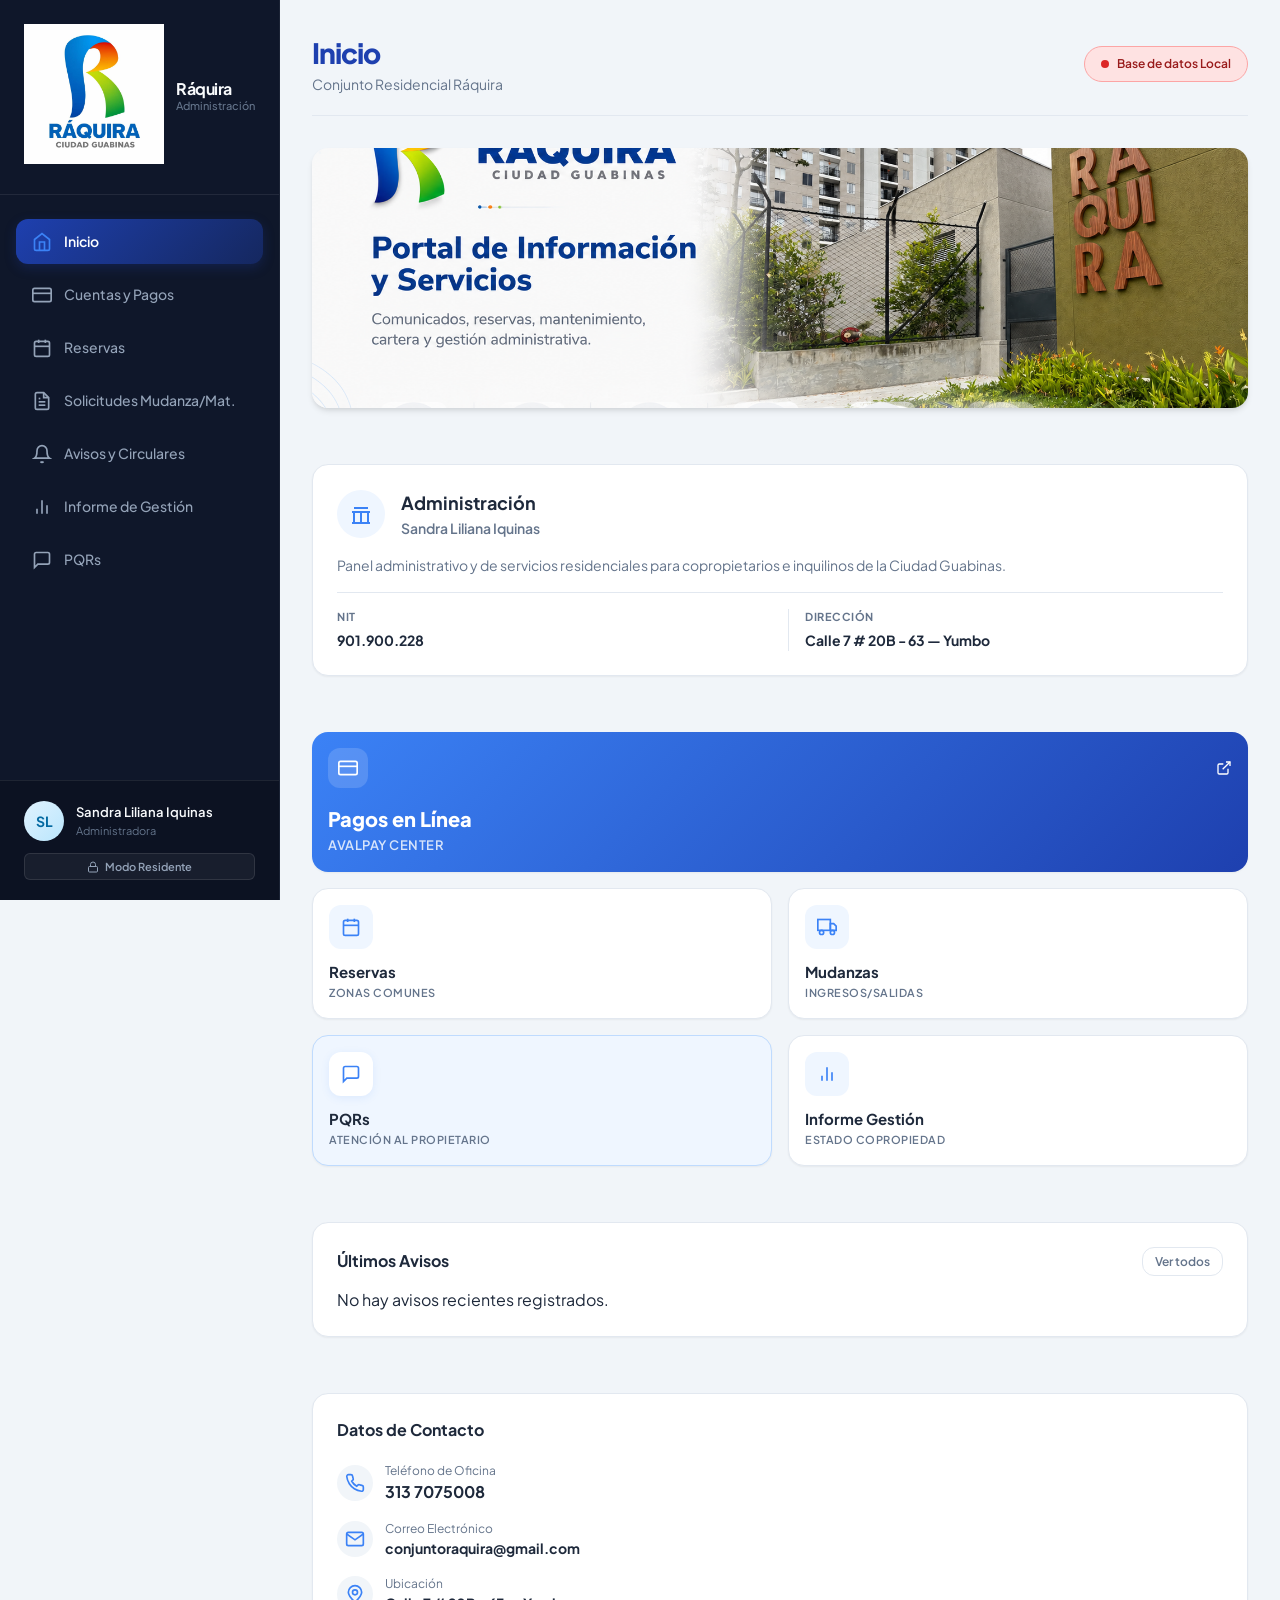
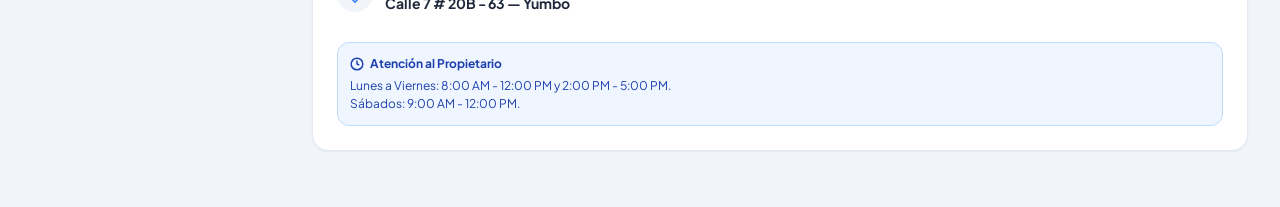
<file: index.html>
<!DOCTYPE html>
<html lang="es">
<head>
  <meta charset="UTF-8">
  <meta name="viewport" content="width=device-width, initial-scale=1.0">
  <title>Portal de Administración Residencial</title>
  <link rel="stylesheet" href="style.css">
  <script src="app_v4.js" defer></script>
  <!-- Google Apps Script File -->
  <script src="google_apps_script.js" defer></script>
</head>
<body>

  <div class="app-container">
    <!-- ==========================================
         SIDEBAR NAVIGATION
         ========================================== -->
    <aside class="sidebar" id="sidebar">
      <div class="sidebar-header">
        <div class="sidebar-logo-container" id="sidebar-logo-container">
          <img src="logo.jpeg" class="logo-img" alt="Logo Conjunto Residencial Ráquira">
        </div>
        <div class="sidebar-brand-info">
          <span class="sidebar-title" id="brand-name">Ráquira</span>
          <span class="sidebar-subtitle">Administración</span>
        </div>
      </div>
      
      <ul class="sidebar-menu">
        <li class="menu-item active" data-target="view-inicio">
          <a class="menu-item-link">
            <!-- Icono Inicio -->
            <svg viewBox="0 0 24 24"><path d="M3 9l9-7 9 7v11a2 2 0 0 1-2 2H5a2 2 0 0 1-2-2z"></path><polyline points="9 22 9 12 15 12 15 22"></polyline></svg>
            Inicio
          </a>
        </li>
        <li class="menu-item" data-target="view-pagos">
          <a class="menu-item-link">
            <!-- Icono Cuentas y Pagos -->
            <svg viewBox="0 0 24 24"><rect x="1" y="4" width="22" height="16" rx="2" ry="2"></rect><line x1="1" y1="10" x2="23" y2="10"></line></svg>
            Cuentas y Pagos
          </a>
        </li>
        <li class="menu-item" data-target="view-reservas">
          <a class="menu-item-link">
            <!-- Icono Reservas -->
            <svg viewBox="0 0 24 24"><rect x="3" y="4" width="18" height="18" rx="2" ry="2"></rect><line x1="16" y1="2" x2="16" y2="6"></line><line x1="8" y1="2" x2="8" y2="6"></line><line x1="3" y1="10" x2="21" y2="10"></line></svg>
            Reservas
          </a>
        </li>
        <li class="menu-item" data-target="view-solicitudes">
          <a class="menu-item-link">
            <!-- Icono Solicitudes -->
            <svg viewBox="0 0 24 24"><path d="M14 2H6a2 2 0 0 0-2 2v16a2 2 0 0 0 2 2h12a2 2 0 0 0 2-2V8z"></path><polyline points="14 2 14 8 20 8"></polyline><line x1="16" y1="13" x2="8" y2="13"></line><line x1="16" y1="17" x2="8" y2="17"></line><polyline points="10 9 9 9 8 9"></polyline></svg>
            Solicitudes Mudanza/Mat.
          </a>
        </li>
        <li class="menu-item" data-target="view-avisos">
          <a class="menu-item-link">
            <!-- Icono Avisos -->
            <svg viewBox="0 0 24 24"><path d="M18 8A6 6 0 0 0 6 8c0 7-3 9-3 9h18s-3-2-3-9"></path><path d="M13.73 21a2 2 0 0 1-3.46 0"></path></svg>
            Avisos y Circulares
          </a>
        </li>
        <li class="menu-item" data-target="view-informe">
          <a class="menu-item-link">
            <!-- Icono Informe (Chart/Trending Up) -->
            <svg viewBox="0 0 24 24" fill="none" stroke="currentColor" stroke-width="2"><line x1="18" y1="20" x2="18" y2="10"></line><line x1="12" y1="20" x2="12" y2="4"></line><line x1="6" y1="20" x2="6" y2="14"></line></svg>
            Informe de Gestión
          </a>
        </li>
        <li class="menu-item" data-target="view-pqrs">
          <a class="menu-item-link">
            <!-- Icono PQRs -->
            <svg viewBox="0 0 24 24"><path d="M21 15a2 2 0 0 1-2 2H7l-4 4V5a2 2 0 0 1 2-2h14a2 2 0 0 1 2 2z"></path></svg>
            PQRs
          </a>
        </li>
        <li class="menu-item admin-only" data-target="view-config">
          <a class="menu-item-link">
            <!-- Icono Configuración -->
            <svg viewBox="0 0 24 24"><circle cx="12" cy="12" r="3"></circle><path d="M19.4 15a1.65 1.65 0 0 0 .33 1.82l.06.06a2 2 0 1 1-2.83 2.83l-.06-.06a1.65 1.65 0 0 0-1.82-.33 1.65 1.65 0 0 0-1 1.51V21a2 2 0 0 1-4 0v-.09A1.65 1.65 0 0 0 9 19.4a1.65 1.65 0 0 0-1.82.33l-.06.06a2 2 0 1 1-2.83-2.83l.06-.06a1.65 1.65 0 0 0 .33-1.82 1.65 1.65 0 0 0-1.51-1H3a2 2 0 0 1 0-4h.09A1.65 1.65 0 0 0 4.6 9a1.65 1.65 0 0 0-.33-1.82l-.06-.06a2 2 0 1 1 2.83-2.83l.06.06a1.65 1.65 0 0 0 1.82.33H9a1.65 1.65 0 0 0 1-1.51V3a2 2 0 0 1 4 0v.09a1.65 1.65 0 0 0 1 1.51 1.65 1.65 0 0 0 1.82-.33l.06-.06a2 2 0 1 1 2.83 2.83l-.06.06a1.65 1.65 0 0 0-.33 1.82V9a1.65 1.65 0 0 0 1.51 1H21a2 2 0 0 1 0 4h-.09a1.65 1.65 0 0 0-1.51 1z"></path></svg>
            Configuración
          </a>
        </li>
      </ul>
      
      <div class="sidebar-footer" style="flex-direction: column; align-items: stretch; gap: 12px;">
        <div style="display: flex; align-items: center; gap: 12px;">
          <div class="avatar" id="admin-avatar">SI</div>
          <div class="user-info" style="flex: 1;">
            <span class="user-name" id="admin-name">Sandra Liliana Iquinas</span>
            <span class="user-role">Administradora</span>
          </div>
        </div>
        <!-- Botón de Control de Modo Admin -->
        <button class="btn btn-outline" id="btn-admin-toggle" style="padding: 6px 12px; font-size: 11px; width: 100%; display: flex; align-items: center; justify-content: center; gap: 6px; background-color: rgba(255,255,255,0.05); color: #94a3b8; border-color: rgba(255,255,255,0.1); border-radius: 6px; cursor: pointer;" onclick="handleAdminToggle()">
          <svg viewBox="0 0 24 24" width="12" height="12" fill="none" stroke="currentColor" stroke-width="2" style="margin:0;"><rect x="3" y="11" width="18" height="11" rx="2" ry="2"></rect><path d="M7 11V7a5 5 0 0 1 10 0v4"></path></svg>
          <span id="admin-toggle-text">Modo Residente</span>
        </button>
      </div>
    </aside>

    <!-- ==========================================
         MAIN CONTENT AREA
         ========================================== -->
    <main class="main-content">
      
      <!-- HEADER -->
      <header class="header">
        <div class="menu-toggle" id="menu-toggle">
          <svg viewBox="0 0 24 24" width="24" height="24" stroke="currentColor" stroke-width="2" fill="none"><line x1="3" y1="12" x2="21" y2="12"></line><line x1="3" y1="6" x2="21" y2="6"></line><line x1="3" y1="18" x2="21" y2="18"></line></svg>
        </div>
        <div class="header-title-container">
          <h1 id="page-title">Inicio</h1>
          <p id="current-complex-subtitle">Conjunto Residencial Ráquira</p>
        </div>
        <div class="header-actions">
          <div class="status-badge-db" id="db-status-badge" style="cursor: pointer;" onclick="showDbTroubleshoot()" title="Click para ver diagnóstico de conexión">
            <span class="status-dot"></span>
            <span id="db-status-text">Base de datos Local</span>
          </div>
        </div>
      </header>

      <!-- ==========================================
           SECCIÓN: INICIO / DASHBOARD
           ========================================== -->
      <section class="view-section active" id="view-inicio">
        
        <!-- Hero Cover Section -->
        <div class="hero-section">
          <img alt="Hero Cover" class="hero-image" src="PORTADA  WEB RAQUIRA.png"/>
        </div>

        <!-- Welcome Card (Dynamic Administration) -->
        <div class="welcome-card-new">
          <div class="welcome-card-header">
            <div class="admin-icon-container">
              <svg viewBox="0 0 24 24" width="24" height="24" fill="none" stroke="currentColor" stroke-width="2"><path d="M3 21h18M3 10h18M5 6h14M19 10v11M5 10v11M12 10v11"></path></svg>
            </div>
            <div>
              <h3 class="admin-title">Administración</h3>
              <p class="admin-name" id="card-admin-name">Sandra Liliana Iquinas</p>
            </div>
          </div>
          <p class="admin-desc">Panel administrativo y de servicios residenciales para copropietarios e inquilinos de la Ciudad Guabinas.</p>
          <div class="admin-info-grid">
            <div class="info-item">
              <span class="info-label">NIT</span>
              <span class="info-value" id="card-nit">901.900.228</span>
            </div>
            <div class="info-item border-left">
              <span class="info-label">Dirección</span>
              <span class="info-value" id="card-direccion">Calle 7 # 20B - 63 — Yumbo</span>
            </div>
          </div>
        </div>

        <!-- Bento Grid for Quick Access -->
        <div class="bento-grid">
          <!-- AvalPay (Full width) -->
          <a class="bento-card card-pay col-span-2" href="https://www.avalpaycenter.com/wps/portal/portal-de-pagos/web/pagos-aval/resultado-busqueda/realizar-pago?idConv=00026876&origen=buscar" target="_blank">
            <div class="card-top">
              <div class="card-icon-bg">
                <svg viewBox="0 0 24 24" width="20" height="20" fill="none" stroke="currentColor" stroke-width="2"><rect x="1" y="4" width="22" height="16" rx="2" ry="2"></rect><line x1="1" y1="10" x2="23" y2="10"></line></svg>
              </div>
              <svg viewBox="0 0 24 24" width="16" height="16" fill="none" stroke="currentColor" stroke-width="2" style="margin: 0;"><path d="M18 13v6a2 2 0 0 1-2 2H5a2 2 0 0 1-2-2V8a2 2 0 0 1 2-2h6"></path><polyline points="15 3 21 3 21 9"></polyline><line x1="10" y1="14" x2="21" y2="3"></line></svg>
            </div>
            <div class="card-bottom">
              <h4>Pagos en Línea</h4>
              <p>AvalPay Center</p>
            </div>
          </a>

          <!-- Reservas -->
          <div class="bento-card" onclick="navigateToTab('view-reservas'); setActiveMenuItem('view-reservas');">
            <div class="card-icon-bg-light">
              <svg viewBox="0 0 24 24" width="20" height="20" fill="none" stroke="currentColor" stroke-width="2"><rect x="3" y="4" width="18" height="18" rx="2" ry="2"></rect><line x1="16" y1="2" x2="16" y2="6"></line><line x1="8" y1="2" x2="8" y2="6"></line><line x1="3" y1="10" x2="21" y2="10"></line></svg>
            </div>
            <div class="card-text">
              <h4>Reservas</h4>
              <p>Zonas comunes</p>
            </div>
          </div>

          <!-- Mudanzas -->
          <div class="bento-card" onclick="navigateToTab('view-solicitudes'); setActiveMenuItem('view-solicitudes');">
            <div class="card-icon-bg-light">
              <svg viewBox="0 0 24 24" width="20" height="20" fill="none" stroke="currentColor" stroke-width="2"><rect x="1" y="3" width="15" height="13"></rect><polygon points="16 8 20 8 23 11 23 16 16 16 16 8"></polygon><circle cx="5.5" cy="18.5" r="2.5"></circle><circle cx="18.5" cy="18.5" r="2.5"></circle></svg>
            </div>
            <div class="card-text">
              <h4>Mudanzas</h4>
              <p>Ingresos/Salidas</p>
            </div>
          </div>

          <!-- PQRs -->
          <div class="bento-card bg-light-blue" onclick="navigateToTab('view-pqrs'); setActiveMenuItem('view-pqrs');">
            <div class="card-icon-bg-white">
              <svg viewBox="0 0 24 24" width="20" height="20" fill="none" stroke="currentColor" stroke-width="2"><path d="M21 15a2 2 0 0 1-2 2H7l-4 4V5a2 2 0 0 1 2-2h14a2 2 0 0 1 2 2z"></path></svg>
            </div>
            <div class="card-text">
              <h4>PQRs</h4>
              <p>Atención al propietario</p>
            </div>
          </div>

          <!-- Documentos / Informe -->
          <div class="bento-card" onclick="navigateToTab('view-informe'); setActiveMenuItem('view-informe');">
            <div class="card-icon-bg-light">
              <svg viewBox="0 0 24 24" width="20" height="20" fill="none" stroke="currentColor" stroke-width="2"><line x1="18" y1="20" x2="18" y2="10"></line><line x1="12" y1="20" x2="12" y2="4"></line><line x1="6" y1="20" x2="6" y2="14"></line></svg>
            </div>
            <div class="card-text">
              <h4>Informe Gestión</h4>
              <p>Estado copropiedad</p>
            </div>
          </div>
        </div>

        <!-- Latest Announcements -->
        <div class="dashboard-card" style="margin-bottom: 24px;">
          <div class="dashboard-card-header" style="display: flex; justify-content: space-between; align-items: center; margin-bottom: 12px;">
            <h3 class="dashboard-card-title" style="font-size: 16px; font-weight: 700;">Últimos Avisos</h3>
            <button class="btn btn-outline" style="font-size: 12px; padding: 6px 12px;" onclick="navigateToTab('view-avisos'); setActiveMenuItem('view-avisos');">Ver todos</button>
          </div>
          <div class="notices-grid" id="dashboard-notices-container" style="grid-template-columns: 1fr;">
            <!-- Se cargan dinámicamente con JS -->
            <p class="text-muted">No hay avisos recientes registrados.</p>
          </div>
        </div>

        <!-- Contact Section -->
        <div class="dashboard-card" style="display: flex; flex-direction: column; gap: 20px; margin-bottom: 24px;">
          <h3 class="dashboard-card-title" style="font-size: 16px; font-weight: 700;">Datos de Contacto</h3>
          <div style="display: flex; flex-direction: column; gap: 16px;">
            <div style="display: flex; gap: 12px; align-items: center;">
              <div style="padding: 8px; background-color: #f1f5f9; border-radius: 50%; color: var(--color-primary-light); display: flex;">
                <svg viewBox="0 0 24 24" width="20" height="20" fill="none" stroke="currentColor" stroke-width="2"><path d="M22 16.92v3a2 2 0 0 1-2.18 2 19.79 19.79 0 0 1-8.63-3.07 19.5 19.5 0 0 1-6-6 19.79 19.79 0 0 1-3.07-8.67A2 2 0 0 1 4.11 2h3a2 2 0 0 1 2 1.72 12.84 12.84 0 0 0 .7 2.81 2 2 0 0 1-.45 2.11L8.09 9.91a16 16 0 0 0 6 6l1.27-1.27a2 2 0 0 1 2.11-.45 12.84 12.84 0 0 0 2.81.7A2 2 0 0 1 22 16.92z"></path></svg>
              </div>
              <div>
                <div style="font-size: 12px; color: var(--text-muted);">Teléfono de Oficina</div>
                <div style="font-size: 16px; font-weight: 700;" id="contact-tel">313 7075008</div>
              </div>
            </div>
            
            <div style="display: flex; gap: 12px; align-items: center;">
              <div style="padding: 8px; background-color: #f1f5f9; border-radius: 50%; color: var(--color-primary-light); display: flex;">
                <svg viewBox="0 0 24 24" width="20" height="20" fill="none" stroke="currentColor" stroke-width="2"><path d="M4 4h16c1.1 0 2 .9 2 2v12c0 1.1-.9 2-2 2H4c-1.1 0-2-.9-2-2V6c0-1.1.9-2 2-2z"></path><polyline points="22,6 12,13 2,6"></polyline></svg>
              </div>
              <div>
                <div style="font-size: 12px; color: var(--text-muted);">Correo Electrónico</div>
                <div style="font-size: 14px; font-weight: 700; word-break: break-all;" id="contact-email">conjuntoraquira@gmail.com</div>
              </div>
            </div>

            <div style="display: flex; gap: 12px; align-items: center;">
              <div style="padding: 8px; background-color: #f1f5f9; border-radius: 50%; color: var(--color-primary-light); display: flex;">
                <svg viewBox="0 0 24 24" width="20" height="20" fill="none" stroke="currentColor" stroke-width="2"><circle cx="12" cy="10" r="3"></circle><path d="M12 21.7C17.3 17 20 13 20 10a8 8 0 1 0-16 0c0 3 2.7 7 8 11.7z"></path></svg>
              </div>
              <div>
                <div style="font-size: 12px; color: var(--text-muted);">Ubicación</div>
                <div style="font-size: 14px; font-weight: 700;" id="contact-address">Calle 7 # 20B - 63 — Yumbo</div>
              </div>
            </div>
          </div>
          
          <div style="margin-top: 8px; padding: 12px; background-color: #eff6ff; border-radius: var(--radius-md); border: 1px solid #bfdbfe; font-size: 12px; color: var(--color-primary); line-height: 1.5;">
            <strong style="display: flex; align-items: center; gap: 6px; margin-bottom: 4px;">
              <svg viewBox="0 0 24 24" width="14" height="14" fill="none" stroke="currentColor" stroke-width="2.5"><circle cx="12" cy="12" r="10"></circle><polyline points="12 6 12 12 16 14"></polyline></svg>
              Atención al Propietario
            </strong>
            Lunes a Viernes: 8:00 AM - 12:00 PM y 2:00 PM - 5:00 PM.<br>Sábados: 9:00 AM - 12:00 PM.
          </div>
        </div>

      </section>

      <!-- ==========================================
           SECCIÓN: CUENTAS Y PAGOS
           ========================================== -->
      <section class="view-section" id="view-pagos">
        
        <div class="payment-hero">
          
          <!-- Tarjeta Bancaria Visual -->
          <div class="account-card-modern">
            <div class="bank-logo-area">
              <span class="bank-logo-text">Banco AV Villas</span>
              <div class="card-chip"></div>
            </div>
            
            <!-- Número de Cuenta Corriente Simulada -->
            <div class="account-number">143-08734-4</div>
            
            <div class="account-details-flex">
              <div class="account-detail-item">
                <span class="label">Tipo de Cuenta</span>
                <span class="val">Corriente</span>
              </div>
            </div>
          </div>

          <!-- Banner Promocional de Pago -->
          <div class="payment-promo-card">
            <h3 class="payment-promo-title">Pagos en Línea Seguros</h3>
            <p style="color: var(--text-muted); font-size: 15px;">Realiza el pago de tus expensas comunes (administración), parqueadero o reservas de forma fácil y segura a través de la pasarela oficial de <strong>AvalPay Center</strong> de AV Villas.</p>
            
            <!-- Botón directo a la pasarela sin simulador -->
            <a href="https://www.avalpaycenter.com/wps/portal/portal-de-pagos/web/pagos-aval/resultado-busqueda/realizar-pago?idConv=00026876&origen=buscar" target="_blank" class="btn-primary-gradient" id="btn-realizar-pago">
              <span>Ir a AvalPay Center</span>
              <svg viewBox="0 0 24 24" width="20" height="20" fill="none" stroke="currentColor" stroke-width="2.5"><line x1="5" y1="12" x2="19" y2="12"></line><polyline points="12 5 19 12 12 19"></polyline></svg>
            </a>
          </div>

        </div>

        <!-- Instrucciones Detalladas -->
        <div class="dashboard-card">
          <h3 class="dashboard-card-title" style="margin-bottom: 12px;">Instrucciones para el Pago</h3>
          <ol style="padding-left: 20px; display: flex; flex-direction: column; gap: 8px; font-size: 14px; color: var(--text-muted);">
            <li>Haz clic en el botón superior <strong>"Ir a AvalPay Center"</strong>.</li>
            <li>En la pasarela de AV Villas, digita la información solicitada (Referencia de pago: tu torre y apartamento).</li>
            <li>Ingresa el valor total a pagar según tu estado de cuenta.</li>
            <li>Selecciona tu medio de pago (PSE, tarjetas de crédito si está habilitado).</li>
            <li>Enviar soporte de pago al correo: <strong id="payment-instruction-email">conjuntoraquira@gmail.com</strong></li>
          </ol>
        </div>

      </section>

      <!-- ==========================================
           SECCIÓN: RESERVAS DE ESPACIOS
           ========================================== -->
      <section class="view-section" id="view-reservas">
        
        <div class="dashboard-card" style="padding: 0; overflow: hidden; border-radius: var(--radius-lg);">
          <iframe src="https://docs.google.com/forms/d/e/1FAIpQLScRl1mEXnuJxemwJQ65kIJMuF-lxvpB9OVimPR2gs8D6ysIJQ/viewform?embedded=true" style="width: 100%; height: 950px; border: none; margin: 0; padding: 0;" frameborder="0" marginheight="0" marginwidth="0">Cargando…</iframe>
        </div>

      </section>

      <!-- ==========================================
           SECCIÓN: SOLICITUDES (MUDANZAS Y MATERIALES)
           ========================================== -->
      <section class="view-section" id="view-solicitudes">
        
        <div class="reservation-layout">
          
          <!-- Formularios de Solicitud -->
          <div class="dashboard-card" style="display: flex; flex-direction: column; gap: 20px;">
            
            <!-- Selector de tipo de solicitud -->
            <div style="display: flex; border: 1.5px solid var(--border-color); border-radius: var(--radius-md); overflow: hidden;">
              <button class="btn btn-outline" id="toggle-mudanzas-btn" style="flex: 1; border-radius: 0; border: none; background-color: var(--color-primary); color: white;" onclick="toggleRequestType('mudanza')">Solicitud de Mudanza</button>
              <button class="btn btn-outline" id="toggle-materiales-btn" style="flex: 1; border-radius: 0; border: none;" onclick="toggleRequestType('materiales')">Ingreso de Materiales</button>
            </div>

            <!-- Formulario Mudanza -->
            <form id="mudanza-form" style="display: flex; flex-direction: column; gap: 16px;">
              <h3 class="dashboard-card-title">Programar Mudanza</h3>
              <p style="font-size: 13px; color: var(--text-muted);">Las mudanzas deben notificarse con al menos 48 horas de anticipación. El horario permitido es de Lunes a Sábado de 8:00 AM a 5:00 PM.</p>
              
              <div class="form-group">
                <label for="mudanza-name">Nombre del Propietario / Residente</label>
                <input type="text" id="mudanza-name" class="form-control" placeholder="Diego Pérez" required>
              </div>

              <div style="display: grid; grid-template-columns: 1fr 1fr; gap: 12px;">
                <div class="form-group">
                  <label for="mudanza-apt">Torre y Apartamento</label>
                  <input type="text" id="mudanza-apt" class="form-control" placeholder="T2 Apt 405" required>
                </div>
                <div class="form-group">
                  <label for="mudanza-type">Tipo de Mudanza</label>
                  <select id="mudanza-type" class="form-control" required>
                    <option value="Entrada">Entrada (Trasteo de ingreso)</option>
                    <option value="Salida">Salida (Trasteo de egreso)</option>
                  </select>
                </div>
              </div>

              <div style="display: grid; grid-template-columns: 1fr 1fr; gap: 12px;">
                <div class="form-group">
                  <label for="mudanza-date">Fecha de Mudanza</label>
                  <input type="date" id="mudanza-date" class="form-control" required>
                </div>
                <div class="form-group">
                  <label for="mudanza-time">Hora Estimada</label>
                  <input type="time" id="mudanza-time" class="form-control" required>
                </div>
              </div>

              <div class="form-group">
                <label for="mudanza-company">Empresa de Transportes (Opcional)</label>
                <input type="text" id="mudanza-company" class="form-control" placeholder="Ej. Transportes Rápidos S.A.S.">
              </div>

              <div class="form-group">
                <label for="mudanza-details">Placas de Vehículo y Observaciones</label>
                <textarea id="mudanza-details" class="form-control" placeholder="Ej. Camión tipo furgón de placas XYZ-123. Se ingresarán muebles de sala y alcobas."></textarea>
              </div>

              <button type="submit" class="btn btn-primary" style="width: 100%;">Registrar Mudanza</button>
            </form>

            <!-- Formulario Materiales (Oculto inicialmente) -->
            <form id="materiales-form" style="display: none; flex-direction: column; gap: 16px;">
              <h3 class="dashboard-card-title">Registrar Ingreso de Materiales</h3>
              <p style="font-size: 13px; color: var(--text-muted);">Registra la entrega de materiales de construcción, muebles de gran tamaño o electrodomésticos para autorizar el paso en la portería.</p>

              <div class="form-group">
                <label for="material-name">Nombre del Propietario / Destinatario</label>
                <input type="text" id="material-name" class="form-control" placeholder="Diego Pérez" required>
              </div>

              <div style="display: grid; grid-template-columns: 1fr 1fr; gap: 12px;">
                <div class="form-group">
                  <label for="material-apt">Torre y Apartamento</label>
                  <input type="text" id="material-apt" class="form-control" placeholder="T2 Apt 405" required>
                </div>
                <div class="form-group">
                  <label for="material-date">Fecha de Entrega</label>
                  <input type="date" id="material-date" class="form-control" required>
                </div>
              </div>

              <div class="form-group">
                <label for="material-company">Empresa Proveedora / Transportadora</label>
                <input type="text" id="material-company" class="form-control" placeholder="Ej. Homecenter, Coordinadora, Remodelaciones" required>
              </div>

              <div class="form-group">
                <label for="material-desc">Descripción de los Materiales / Elementos</label>
                <textarea id="material-desc" class="form-control" placeholder="Ej. 10 bolsas de cemento, 5 cajas de baldosa de cerámica para remodelación de baño." required></textarea>
              </div>

              <button type="submit" class="btn btn-primary" style="width: 100%;">Registrar Entrega</button>
            </form>

          </div>

          <!-- Historial de Solicitudes -->
          <div class="dashboard-card" style="display: flex; flex-direction: column; gap: 16px;">
            <h3 class="dashboard-card-title">Historial de Solicitudes</h3>
            <div class="table-container">
              <table class="custom-table" id="requests-table">
                <thead>
                  <tr>
                    <th>Tipo</th>
                    <th>Fecha/Hora</th>
                    <th>Apt</th>
                    <th>Detalles</th>
                    <th>Estado</th>
                    <th class="admin-only">Acción</th>
                  </tr>
                </thead>
                <tbody>
                  <!-- Cargado dinámicamente con JS -->
                  <tr>
                    <td colspan="6" class="text-muted" style="text-align: center;">No hay solicitudes programadas.</td>
                  </tr>
                </tbody>
              </table>
            </div>
          </div>

        </div>

      </section>

      <!-- ==========================================
           SECCIÓN: AVISOS Y CIRCULARES
           ========================================== -->
      <section class="view-section" id="view-avisos">
        
        <div style="display: flex; justify-content: space-between; align-items: center; margin-bottom: 8px;">
          <h2 class="dashboard-card-title" style="font-size: 20px;">Tablón Informativo Oficial</h2>
          
          <!-- Botón abrir modal para crear aviso -->
          <button class="btn btn-primary admin-only" onclick="openModal('modal-notice')">
            Publicar Aviso
          </button>
        </div>

        <div class="carousel-container" style="position: relative; margin-top: 16px;">
          <!-- Botón anterior -->
          <button class="carousel-nav-btn prev-btn" id="notice-prev-btn" onclick="slideNotices('prev')">
            <svg viewBox="0 0 24 24" width="20" height="20" fill="none" stroke="currentColor" stroke-width="2.5" style="margin:0;"><polyline points="15 18 9 12 15 6"></polyline></svg>
          </button>
          
          <!-- Carrete -->
          <div class="notices-carousel" id="notices-list-container">
            <!-- Anuncios cargados por JS -->
          </div>
          
          <!-- Botón siguiente -->
          <button class="carousel-nav-btn next-btn" id="notice-next-btn" onclick="slideNotices('next')">
            <svg viewBox="0 0 24 24" width="20" height="20" fill="none" stroke="currentColor" stroke-width="2.5" style="margin:0;"><polyline points="9 18 15 12 9 6"></polyline></svg>
          </button>
        </div>

      </section>

      <!-- ==========================================
           SECCIÓN: INFORME DE GESTIÓN ADMINISTRATIVA
           ========================================== -->
      <section class="view-section" id="view-informe">
        <div style="display: flex; justify-content: space-between; align-items: center; margin-bottom: 16px; flex-wrap: wrap; gap: 12px; border-bottom: 1px solid var(--border-color); padding-bottom: 16px;">
          <div>
            <h3 class="dashboard-card-title" style="font-size: 20px;">Informe de Gestión Administrativa</h3>
            <p style="font-size: 13px; color: var(--text-muted); margin-top: 4px;">Consulta y descarga los reportes oficiales y estados financieros de la copropiedad.</p>
          </div>
          
          <!-- Botón de publicar informe (Visible solo para administradores) -->
          <button class="btn btn-primary admin-only" onclick="openModal('modal-report')">
            Publicar Informe
          </button>
        </div>

        <div class="reports-grid" id="reports-list-container">
          <!-- Informes cargados dinámicamente con JS -->
        </div>
      </section>

      <!-- ==========================================
           SECCIÓN: PQR
           ========================================== -->
      <section class="view-section" id="view-pqrs">
        
        <div class="reservation-layout">
          
          <!-- Formulario PQR -->
          <div class="dashboard-card">
            <h3 class="dashboard-card-title" style="margin-bottom: 16px;">Radicar PQR</h3>
            <p style="font-size: 13px; color: var(--text-muted); margin-bottom: 16px;">Radica tus Peticiones, Quejas, Reclamos o Sugerencias directamente con la administración. Te responderemos en un plazo máximo de 5 días hábiles.</p>
            
            <form id="pqr-form" style="display: flex; flex-direction: column; gap: 16px;">
              <div style="display: grid; grid-template-columns: 1fr 1fr; gap: 12px;">
                <div class="form-group">
                  <label for="pqr-name">Nombre Completo</label>
                  <input type="text" id="pqr-name" class="form-control" placeholder="Diego Pérez" required>
                </div>
                <div class="form-group">
                  <label for="pqr-apt">Torre y Apartamento</label>
                  <input type="text" id="pqr-apt" class="form-control" placeholder="T2 Apt 405" required>
                </div>
              </div>

              <div style="display: grid; grid-template-columns: 1fr 1fr; gap: 12px;">
                <div class="form-group">
                  <label for="pqr-type">Tipo de Solicitud</label>
                  <select id="pqr-type" class="form-control" required>
                    <option value="Petición">Petición</option>
                    <option value="Queja">Queja</option>
                    <option value="Reclamo">Reclamo</option>
                    <option value="Sugerencia">Sugerencia</option>
                  </select>
                </div>
                <div class="form-group">
                  <label for="pqr-subject">Asunto Corto</label>
                  <input type="text" id="pqr-subject" class="form-control" placeholder="Ej. Humedad en fachada" required>
                </div>
              </div>

              <div class="form-group">
                <label for="pqr-desc">Descripción Detallada</label>
                <textarea id="pqr-desc" class="form-control" placeholder="Escribe aquí los detalles del caso, fechas e implicados." required></textarea>
              </div>

              <div class="form-group">
                <label for="pqr-attachment">Adjuntar Soporte (Imagen, Video o Documento - Max 2MB)</label>
                <input type="file" id="pqr-attachment" class="form-control" accept="image/*,video/*,.pdf,.doc,.docx" style="padding: 6px 12px;">
                <span style="font-size: 11px; color: var(--text-muted); margin-top: 4px;">Formatos soportados: imágenes, videos y documentos PDF/Word.</span>
              </div>

              <button type="submit" class="btn btn-primary" style="width: 100%;">Enviar PQR</button>
            </form>
          </div>

          <!-- Historial PQRs -->
          <div style="display: flex; flex-direction: column; gap: 20px;" class="admin-only">
            <h3 class="dashboard-card-title">Listado y Seguimiento de PQRs</h3>
            
            <div class="pqr-list" id="pqrs-list-container">
              <!-- Cargado dinámicamente con JS (Acordeón) -->
              <p class="text-muted" style="text-align: center; padding: 40px; background: white; border-radius: var(--radius-lg); border: 1.5px solid var(--border-color);">No hay PQRs radicados.</p>
            </div>
          </div>

        </div>

      </section>

      <!-- ==========================================
           SECCIÓN: CONFIGURACIÓN
           ========================================== -->
      <section class="view-section" id="view-config">
        
        <div class="config-layout">
          
          <!-- Formulario de Configuración General -->
          <div class="dashboard-card" style="display: flex; flex-direction: column; gap: 24px;">
            <h3 class="dashboard-card-title" style="color: var(--color-primary);">Datos Generales de la Copropiedad</h3>
            
            <form id="config-form" style="display: flex; flex-direction: column; gap: 16px;">
              <div class="form-group">
                <label for="cfg-name">Nombre del Conjunto Residencial</label>
                <input type="text" id="cfg-name" class="form-control" value="Conjunto Residencial Ráquira" required>
              </div>

              <div style="display: grid; grid-template-columns: 1fr 1fr; gap: 12px;">
                <div class="form-group">
                  <label for="cfg-nit">NIT</label>
                  <input type="text" id="cfg-nit" class="form-control" value="901.900.228" required>
                </div>
                <div class="form-group">
                  <label for="cfg-admin">Administrador / Representante Legal</label>
                  <input type="text" id="cfg-admin" class="form-control" value="Sandra Liliana Iquinas" required>
                </div>
              </div>

              <div class="form-group">
                <label for="cfg-address">Dirección</label>
                <input type="text" id="cfg-address" class="form-control" value="Calle 7 # 20B - 63 — Yumbo" required>
              </div>

              <div style="display: grid; grid-template-columns: 1fr 1fr 1fr; gap: 12px;">
                <div class="form-group">
                  <label for="cfg-tel">Teléfono de Atención</label>
                  <input type="text" id="cfg-tel" class="form-control" value="313 7075008" required>
                </div>
                <div class="form-group">
                  <label for="cfg-email">Correo Electrónico</label>
                  <input type="email" id="cfg-email" class="form-control" value="conjuntoraquira@gmail.com" required>
                </div>
                <div class="form-group">
                  <label for="cfg-pin">PIN Administrador</label>
                  <input type="password" id="cfg-pin" class="form-control" value="1234" required style="letter-spacing: 2px;">
                </div>
              </div>

              <hr style="border: 0; border-top: 1px solid var(--border-color); margin: 12px 0;">

              <h3 class="dashboard-card-title" style="color: var(--color-primary);">Conexión Base de Datos (Google Sheets)</h3>
              <div class="form-group">
                <label for="cfg-sheets-url">URL de Aplicación Web (Google Apps Script)</label>
                <input type="url" id="cfg-sheets-url" class="form-control" placeholder="https://script.google.com/macros/s/.../exec">
                <span style="font-size: 11px; color: var(--text-muted); margin-top: 4px;">Deja este campo en blanco para usar la base de datos local temporal (LocalStorage). Al ingresar una URL válida, los datos se leerán y escribirán en tu Google Sheet automáticamente.</span>
              </div>

              <button type="submit" class="btn btn-primary" style="align-self: flex-start; padding: 14px 28px;">Guardar Configuración</button>
            </form>
          </div>

          <!-- Tutorial de Enlace Google Sheets -->
          <div class="tutorial-card">
            <h3 class="dashboard-card-title" style="font-size: 16px;">¿Cómo conectar Google Sheets?</h3>
            <p style="font-size: 12px; color: var(--text-muted);">Sigue estos sencillos pasos para activar tu base de datos en la nube y ver las reservas, mudanzas y PQRs en una hoja de cálculo de Google:</p>
            
            <div class="tutorial-step">
              <div class="step-number">1</div>
              <div class="step-text">Abre <strong><a href="https://sheet.new" target="_blank" style="color: var(--color-primary-light); font-weight: 600;">Google Sheets</a></strong> y crea una hoja de cálculo en blanco.</div>
            </div>

            <div class="tutorial-step">
              <div class="step-number">2</div>
              <div class="step-text">Ve al menú: <strong>Extensiones -> Apps Script</strong>. Borra el código de ejemplo.</div>
            </div>

            <div class="tutorial-step">
              <div class="step-number">3</div>
              <div class="step-text">
                Copia todo el código ubicado en el archivo local de la aplicación: 
                <div class="code-snippet">[google_apps_script.js]</div>
                Pégalo en el editor de Apps Script y haz clic en <strong>Guardar</strong> (ícono de disco).
              </div>
            </div>

            <div class="tutorial-step">
              <div class="step-number">4</div>
              <div class="step-text">Haz clic en el botón superior azul: <strong>Implementar -> Nueva implementación</strong>.</div>
            </div>

            <div class="tutorial-step">
              <div class="step-number">5</div>
              <div class="step-text">Selecciona tipo <strong>"Aplicación web"</strong> e ingresa:<br>
                - Ejecutar como: <strong>Tú</strong> (tu correo)<br>
                - Quién tiene acceso: <strong>Cualquiera</strong> (Muy importante).
              </div>
            </div>

            <div class="tutorial-step">
              <div class="step-number">6</div>
              <div class="step-text">Presiona <strong>"Implementar"</strong>, concede los permisos de Google, copia la <strong>URL de la Aplicación Web</strong> generada y pégala en el formulario de la izquierda. ¡Listo!</div>
            </div>
          </div>

        </div>

      </section>

    </main>

  </div>

  <!-- ==========================================
       MODAL WINDOWS
       ========================================== -->
  
  <!-- Modal: Crear Aviso -->
  <div class="modal-overlay" id="modal-notice">
    <div class="modal-window">
      <div class="modal-header">
        <h3>Publicar Nuevo Aviso Oficial</h3>
        <button class="modal-close-btn" onclick="closeModal('modal-notice')">&times;</button>
      </div>
      <div class="modal-body">
        <form id="new-notice-form">
          <div class="form-group">
            <label for="notice-title">Título del Aviso</label>
            <input type="text" id="notice-title" class="form-control" placeholder="Ej. Mantenimiento Preventivo de Ascensores" required>
          </div>
          
          <div class="form-group">
            <label for="notice-category">Categoría</label>
            <select id="notice-category" class="form-control" required>
              <option value="circular">Circular / Boletín</option>
              <option value="mantenimiento">Mantenimiento</option>
              <option value="evento">Evento / Actividades</option>
              <option value="general">Información General</option>
            </select>
          </div>

          <div class="form-group">
            <label for="notice-body">Contenido / Mensaje</label>
            <textarea id="notice-body" class="form-control" placeholder="Escribe el comunicado para los copropietarios..." required></textarea>
          </div>

          <button type="submit" class="btn btn-primary" style="width: 100%; margin-top: 12px;">Publicar Aviso</button>
        </form>
      </div>
    </div>
  </div>

  <!-- Modal: Responder PQR -->
  <div class="modal-overlay" id="modal-pqr-reply">
    <div class="modal-window">
      <div class="modal-header">
        <h3>Responder Radicado PQR</h3>
        <button class="modal-close-btn" onclick="closeModal('modal-pqr-reply')">&times;</button>
      </div>
      <div class="modal-body">
        <form id="pqr-reply-form">
          <input type="hidden" id="reply-pqr-id">
          
          <div style="background-color: #f8fafc; padding: 12px; border-radius: var(--radius-md); font-size: 13px; margin-bottom: 16px; border: 1.5px solid var(--border-color);" id="reply-pqr-meta">
            <!-- Cargado por JS -->
          </div>

          <div class="form-group">
            <label for="reply-status">Actualizar Estado</label>
            <select id="reply-status" class="form-control" required>
              <option value="En Proceso">En Proceso</option>
              <option value="Resuelto">Resuelto</option>
            </select>
          </div>

          <div class="form-group">
            <label for="reply-content">Respuesta de la Administración</label>
            <textarea id="reply-content" class="form-control" placeholder="Escribe la respuesta oficial que se enviará al propietario..." required></textarea>
          </div>

          <button type="submit" class="btn btn-primary" style="width: 100%; margin-top: 12px;">Enviar Respuesta</button>
        </form>
      </div>
    </div>
  </div>

  <!-- Modal: Ingresar como Administrador -->
  <div class="modal-overlay" id="modal-admin-login">
    <div class="modal-window" style="max-width: 400px;">
      <div class="modal-header">
        <h3>Acceso de Administrador</h3>
        <button class="modal-close-btn" onclick="closeModal('modal-admin-login')">&times;</button>
      </div>
      <div class="modal-body">
        <form id="admin-login-form">
          <p style="font-size: 13px; color: var(--text-muted); margin-bottom: 16px;">Ingresa el PIN de seguridad de la administración para habilitar las opciones de edición, aprobación y configuración del portal.</p>
          <div class="form-group">
            <label for="admin-pin-input">PIN de Seguridad</label>
            <input type="password" id="admin-pin-input" class="form-control" placeholder="Ej. 1234" required style="text-align: center; font-size: 18px; letter-spacing: 4px;">
          </div>
          <button type="submit" class="btn btn-primary" style="width: 100%; margin-top: 12px;">Verificar PIN</button>
        </form>
      </div>
    </div>
  </div>

  <!-- Modal: Diagnóstico de Conexión Google Sheets -->
  <div class="modal-overlay" id="modal-db-troubleshoot">
    <div class="modal-window" style="max-width: 550px;">
      <div class="modal-header">
        <h3>Diagnóstico de Conexión Google Sheets</h3>
        <button class="modal-close-btn" onclick="closeModal('modal-db-troubleshoot')">&times;</button>
      </div>
      <div class="modal-body" style="display: flex; flex-direction: column; gap: 16px; font-size: 14px;">
        <p>El portal web está teniendo problemas para conectarse con tu base de datos en Google Sheets. Por favor, verifica las siguientes causas comunes:</p>
        
        <div style="display: flex; flex-direction: column; gap: 12px;">
          <div style="background-color: #fef2f2; border-left: 4px solid #ef4444; padding: 12px; border-radius: 4px; border-top: 1px solid #fee2e2; border-right: 1px solid #fee2e2; border-bottom: 1px solid #fee2e2;">
            <strong style="color: #991b1b; display: block; margin-bottom: 4px;">1. Acceso del Web App Incorrecto (Causa más común)</strong>
            <p style="color: #7f1d1d; font-size: 13px; margin: 0; line-height: 1.4;">
              Al implementar la aplicación web en Google Apps Script, debes configurar el acceso de forma que <strong>Cualquiera (Anyone)</strong> pueda ingresar. De lo contrario, Google bloqueará la conexión externa por seguridad (error de CORS).<br>
              <strong>Solución:</strong> En el editor de Apps Script de tu hoja, ve a <em>Implementar -> Administrar implementaciones -> Editar</em> (ícono de lápiz), cambia "Quién tiene acceso" a <strong>"Cualquiera"</strong>, y presiona <em>Volver a implementar</em>.
            </p>
          </div>

          <div style="background-color: #fffbeb; border-left: 4px solid #f59e0b; padding: 12px; border-radius: 4px; border-top: 1px solid #fef3c7; border-right: 1px solid #fef3c7; border-bottom: 1px solid #fef3c7;">
            <strong style="color: #92400e; display: block; margin-bottom: 4px;">2. URL incorrecta de Editor en lugar de Web App</strong>
            <p style="color: #78350f; font-size: 13px; margin: 0; line-height: 1.4;">
              La URL debe terminar en <code>/exec</code> y no en <code>/edit</code>. La URL del editor de scripts no sirve como base de datos.<br>
              <strong>Solución:</strong> Copia la <em>"URL de la aplicación web"</em> que te da Google al finalizar la implementación. Ej: <code>https://script.google.com/macros/s/.../exec</code>
            </p>
          </div>

          <div style="background-color: #eff6ff; border-left: 4px solid #3b82f6; padding: 12px; border-radius: 4px; border-top: 1px solid #dbeafe; border-right: 1px solid #dbeafe; border-bottom: 1px solid #dbeafe;">
            <strong style="color: #1e40af; display: block; margin-bottom: 4px;">3. Permisos pendientes de Autorización</strong>
            <p style="color: #1e3a8a; font-size: 13px; margin: 0; line-height: 1.4;">
              Google Sheets requiere que apruebes expresamente los permisos de escritura del script en tu cuenta de Google.<br>
              <strong>Solución:</strong> Haz clic en <em>"Autorizar acceso"</em> durante la implementación de tu script y sigue los pasos en pantalla.
            </p>
          </div>
        </div>
        
        <div style="display: flex; gap: 12px; margin-top: 12px; border-top: 1px solid var(--border-color); padding-top: 16px; justify-content: flex-end;">
          <button class="btn btn-outline" onclick="closeModal('modal-db-troubleshoot')">Cerrar</button>
          <button class="btn btn-primary" onclick="closeModal('modal-db-troubleshoot'); navigateToTab('view-config');">Revisar Configuración</button>
        </div>
      </div>
    </div>
  </div>

  <!-- Modal: Publicar Informe -->
  <div class="modal-overlay" id="modal-report">
    <div class="modal-window">
      <div class="modal-header">
        <h3>Publicar Nuevo Informe de Gestión</h3>
        <button class="modal-close-btn" onclick="closeModal('modal-report')">&times;</button>
      </div>
      <div class="modal-body">
        <form id="new-report-form">
          <div class="form-group">
            <label for="report-title">Título del Informe</label>
            <input type="text" id="report-title" class="form-control" placeholder="Ej. Informe de Gestión - Mayo 2026" required>
          </div>
          
          <div class="form-group">
            <label for="report-desc">Descripción / Resumen</label>
            <textarea id="report-desc-input" class="form-control" placeholder="Escribe un breve resumen de los temas tratados en el informe..." required></textarea>
          </div>

          <div class="form-group">
            <label for="report-attachment-input">Adjuntar Archivo (PDF, Documento o Imagen - Max 2MB)</label>
            <input type="file" id="report-attachment-input" class="form-control" accept=".pdf,.doc,.docx,image/*" required style="padding: 6px 12px;">
            <span style="font-size: 11px; color: var(--text-muted); margin-top: 4px;">Soportado: PDF, Word e imágenes.</span>
          </div>

          <button type="submit" class="btn btn-primary" style="width: 100%; margin-top: 12px;">Publicar Informe</button>
        </form>
      </div>
    </div>
  </div>

  <!-- Cargar JavaScript de la SPA -->
  <script src="app.js"></script>
</body>
</html>
</file>
<file: style.css>
/* ==========================================================================
   STYLE.CSS - PORTAL DE ADMINISTRACIÓN RESIDENCIAL (RÁQUIRA)
   Diseño Premium, Responsivo y con Micro-interacciones
   ========================================================================== */

/* Importar tipografía elegante */
@import url('https://fonts.googleapis.com/css2?family=Plus+Jakarta+Sans:wght@300;400;500;600;700;800&display=swap');

/* Variables de Diseño */
:root {
  --font-main: 'Plus Jakarta Sans', sans-serif;
  
  /* Paleta de Colores basada en logotipo de Ráquira */
  --color-primary: #1e40af;       /* Azul Real Oscuro */
  --color-primary-light: #3b82f6; /* Azul Brillante */
  --color-secondary: #059669;     /* Verde Esmeralda */
  --color-secondary-light: #10b981;
  --color-accent: #d97706;        /* Amarillo/Ambar Oscuro */
  --color-accent-light: #f59e0b;  /* Amarillo/Ambar */
  
  /* Neutros */
  --bg-app: #f1f5f9;              /* Slate 100 */
  --bg-card: #ffffff;
  --bg-sidebar: #0f172a;          /* Slate 900 */
  --bg-sidebar-hover: #1e293b;    /* Slate 800 */
  
  --text-main: #1e293b;           /* Slate 800 */
  --text-muted: #64748b;          /* Slate 500 */
  --text-light: #f8fafc;          /* Slate 50 */
  
  --border-color: #e2e8f0;        /* Slate 200 */
  
  /* Sombras y Efectos */
  --shadow-sm: 0 1px 2px 0 rgba(0, 0, 0, 0.05);
  --shadow-md: 0 4px 6px -1px rgba(0, 0, 0, 0.1), 0 2px 4px -1px rgba(0, 0, 0, 0.06);
  --shadow-lg: 0 10px 15px -3px rgba(0, 0, 0, 0.1), 0 4px 6px -2px rgba(0, 0, 0, 0.05);
  --shadow-xl: 0 20px 25px -5px rgba(0, 0, 0, 0.1), 0 10px 10px -5px rgba(0, 0, 0, 0.04);
  
  --radius-sm: 6px;
  --radius-md: 12px;
  --radius-lg: 16px;
  --radius-full: 9999px;
  
  --transition-fast: 0.2s ease;
  --transition-normal: 0.3s ease;
}

/* Reset de Estilos */
* {
  margin: 0;
  padding: 0;
  box-sizing: border-box;
}

body {
  font-family: var(--font-main);
  background-color: var(--bg-app);
  color: var(--text-main);
  line-height: 1.5;
  overflow-x: hidden;
}

/* Layout Principal */
.app-container {
  display: flex;
  min-height: 100vh;
  position: relative;
}

/* ==========================================================================
   SIDEBAR NAVIGATION
   ========================================================================== */
.sidebar {
  width: 280px;
  background-color: var(--bg-sidebar);
  color: var(--text-light);
  display: flex;
  flex-direction: column;
  position: fixed;
  top: 0;
  bottom: 0;
  left: 0;
  z-index: 100;
  transition: transform var(--transition-normal);
  border-right: 1px solid rgba(255, 255, 255, 0.05);
}

.sidebar-header {
  padding: 24px;
  display: flex;
  align-items: center;
  gap: 12px;
  border-bottom: 1px solid rgba(255, 255, 255, 0.08);
}

.logo-container {
  width: 48px;
  height: 48px;
  border-radius: var(--radius-md);
  background: white;
  display: flex;
  align-items: center;
  justify-content: center;
  padding: 4px;
  overflow: hidden;
}

.logo-img {
  width: 100%;
  height: 100%;
  object-fit: contain;
}

.logo-placeholder {
  font-weight: 800;
  font-size: 24px;
  background: linear-gradient(135deg, var(--color-primary-light), var(--color-secondary-light));
  -webkit-background-clip: text;
  -webkit-text-fill-color: transparent;
}

.sidebar-brand-info {
  display: flex;
  flex-direction: column;
}

.sidebar-title {
  font-size: 16px;
  font-weight: 700;
  letter-spacing: -0.5px;
  line-height: 1.2;
}

.sidebar-subtitle {
  font-size: 11px;
  color: var(--text-muted);
  font-weight: 500;
}

.sidebar-menu {
  flex: 1;
  padding: 24px 16px;
  list-style: none;
  display: flex;
  flex-direction: column;
  gap: 8px;
  overflow-y: auto;
}

.menu-item-link {
  display: flex;
  align-items: center;
  gap: 12px;
  padding: 12px 16px;
  color: #94a3b8; /* Slate 400 */
  text-decoration: none;
  font-weight: 500;
  font-size: 14px;
  border-radius: var(--radius-md);
  transition: all var(--transition-fast);
  cursor: pointer;
}

.menu-item-link svg {
  width: 20px;
  height: 20px;
  stroke: currentColor;
  stroke-width: 2;
  fill: none;
  transition: transform var(--transition-fast);
}

.menu-item-link:hover {
  background-color: var(--bg-sidebar-hover);
  color: var(--text-light);
}

.menu-item-link:hover svg {
  transform: translateX(3px);
}

.menu-item.active .menu-item-link {
  background: linear-gradient(135deg, var(--color-primary), rgba(30, 64, 175, 0.4));
  color: #ffffff;
  font-weight: 600;
  box-shadow: 0 4px 12px rgba(30, 64, 175, 0.25);
}

.menu-item.active .menu-item-link svg {
  color: #3b82f6;
}

/* Sidebar Perfil Administrador */
.sidebar-footer {
  padding: 20px 24px;
  background-color: rgba(0, 0, 0, 0.2);
  border-top: 1px solid rgba(255, 255, 255, 0.08);
  display: flex;
  align-items: center;
  gap: 12px;
}

.avatar {
  width: 40px;
  height: 40px;
  border-radius: var(--radius-full);
  background: linear-gradient(135deg, #e0f2fe, #bae6fd);
  color: #0369a1;
  font-weight: 700;
  display: flex;
  align-items: center;
  justify-content: center;
  font-size: 14px;
  flex-shrink: 0;
}

.user-info {
  display: flex;
  flex-direction: column;
  overflow: hidden;
}

.user-name {
  font-size: 13px;
  font-weight: 600;
  white-space: nowrap;
  text-overflow: ellipsis;
  overflow: hidden;
}

.user-role {
  font-size: 11px;
  color: var(--text-muted);
}

/* ==========================================================================
   MAIN CONTENT AREA
   ========================================================================== */
.main-content {
  flex: 1;
  margin-left: 280px;
  padding: 32px;
  display: flex;
  flex-direction: column;
  gap: 32px;
  min-height: 100vh;
  transition: margin var(--transition-normal);
}

/* Header Principal */
.header {
  display: flex;
  justify-content: space-between;
  align-items: center;
  padding-bottom: 20px;
  border-bottom: 1px solid var(--border-color);
}

.header-title-container h1 {
  font-size: 28px;
  font-weight: 800;
  letter-spacing: -1px;
  color: var(--color-primary);
}

.header-title-container p {
  font-size: 14px;
  color: var(--text-muted);
}

.header-actions {
  display: flex;
  align-items: center;
  gap: 16px;
}

.status-badge-db {
  display: flex;
  align-items: center;
  gap: 8px;
  padding: 8px 16px;
  border-radius: var(--radius-full);
  font-size: 12px;
  font-weight: 600;
  background-color: #fee2e2;
  color: #991b1b;
  border: 1px solid #fca5a5;
  transition: all var(--transition-fast);
}

.status-badge-db.connected {
  background-color: #d1fae5;
  color: #065f46;
  border: 1px solid #6ee7b7;
}

.status-dot {
  width: 8px;
  height: 8px;
  border-radius: 50%;
  background-color: #dc2626;
}

.status-badge-db.connected .status-dot {
  background-color: #10b981;
  animation: pulse 1.5s infinite;
}

@keyframes pulse {
  0% { transform: scale(1); opacity: 1; }
  50% { transform: scale(1.3); opacity: 0.5; }
  100% { transform: scale(1); opacity: 1; }
}

.menu-toggle {
  display: none;
  background: white;
  border: 1px solid var(--border-color);
  width: 40px;
  height: 40px;
  border-radius: var(--radius-md);
  align-items: center;
  justify-content: center;
  cursor: pointer;
  box-shadow: var(--shadow-sm);
}

/* ==========================================================================
   TABS / VIEWS GENERAL
   ========================================================================== */
.view-section {
  display: none;
  animation: fadeIn var(--transition-normal);
}

.view-section.active {
  display: flex;
  flex-direction: column;
  gap: 32px;
}

@keyframes fadeIn {
  from { opacity: 0; transform: translateY(10px); }
  to { opacity: 1; transform: translateY(0); }
}

/* ==========================================================================
   INICIO / DASHBOARD
   ========================================================================== */
.welcome-card {
  background: linear-gradient(135deg, var(--color-primary), #1d4ed8, #1e40af);
  color: white;
  padding: 40px;
  border-radius: var(--radius-lg);
  box-shadow: var(--shadow-lg);
  position: relative;
  overflow: hidden;
}

.welcome-card::after {
  content: '';
  position: absolute;
  top: -20%;
  right: -10%;
  width: 300px;
  height: 300px;
  border-radius: 50%;
  background: radial-gradient(circle, rgba(255,255,255,0.15) 0%, transparent 70%);
  pointer-events: none;
}

.welcome-card h2 {
  font-size: 32px;
  font-weight: 800;
  margin-bottom: 8px;
}

.welcome-card p {
  opacity: 0.9;
  font-size: 16px;
  max-width: 600px;
}

.info-grid {
  display: grid;
  grid-template-columns: repeat(auto-fit, minmax(220px, 1fr));
  gap: 16px;
  margin-top: 24px;
}

.info-badge-card {
  background: rgba(255, 255, 255, 0.1);
  backdrop-filter: blur(10px);
  padding: 16px;
  border-radius: var(--radius-md);
  border: 1px solid rgba(255, 255, 255, 0.1);
  display: flex;
  flex-direction: column;
  gap: 4px;
}

.info-badge-card .label {
  font-size: 12px;
  opacity: 0.7;
  text-transform: uppercase;
  letter-spacing: 0.5px;
}

.info-badge-card .val {
  font-size: 15px;
  font-weight: 600;
}

/* Métricas */
.metrics-grid {
  display: grid;
  grid-template-columns: repeat(auto-fit, minmax(240px, 1fr));
  gap: 24px;
}

.metric-card {
  background-color: var(--bg-card);
  padding: 24px;
  border-radius: var(--radius-lg);
  box-shadow: var(--shadow-sm);
  border: 1px solid var(--border-color);
  display: flex;
  align-items: center;
  justify-content: space-between;
  transition: transform var(--transition-fast), box-shadow var(--transition-fast);
}

.metric-card:hover {
  transform: translateY(-4px);
  box-shadow: var(--shadow-md);
}

.metric-info {
  display: flex;
  flex-direction: column;
}

.metric-label {
  font-size: 14px;
  color: var(--text-muted);
  font-weight: 500;
}

.metric-value {
  font-size: 28px;
  font-weight: 700;
  color: var(--text-main);
  margin-top: 4px;
}

.metric-icon {
  width: 56px;
  height: 56px;
  border-radius: var(--radius-md);
  display: flex;
  align-items: center;
  justify-content: center;
}

.metric-icon.blue { background-color: #dbeafe; color: #1e40af; }
.metric-icon.green { background-color: #d1fae5; color: #065f46; }
.metric-icon.purple { background-color: #f3e8ff; color: #6b21a8; }
.metric-icon.yellow { background-color: #fef3c7; color: #92400e; }

.metric-icon svg {
  width: 24px;
  height: 24px;
}

/* Fila de Contenido Dividido en Dashboard */
.dashboard-split {
  display: grid;
  grid-template-columns: 2fr 1fr;
  gap: 24px;
}

@media (max-width: 1024px) {
  .dashboard-split {
    grid-template-columns: 1fr;
  }
}

.dashboard-card {
  background-color: var(--bg-card);
  padding: 24px;
  border-radius: var(--radius-lg);
  box-shadow: var(--shadow-sm);
  border: 1px solid var(--border-color);
}

.dashboard-card-header {
  display: flex;
  justify-content: space-between;
  align-items: center;
  margin-bottom: 20px;
}

.dashboard-card-title {
  font-size: 18px;
  font-weight: 700;
  color: var(--text-main);
}

/* ==========================================================================
   CUENTAS Y PAGOS
   ========================================================================== */
.payment-hero {
  display: grid;
  grid-template-columns: 1fr 1fr;
  gap: 32px;
  align-items: center;
}

@media (max-width: 768px) {
  .payment-hero {
    grid-template-columns: 1fr;
  }
}

.account-card-modern {
  background: linear-gradient(135deg, #1e293b, #0f172a);
  color: white;
  border-radius: var(--radius-lg);
  padding: 32px;
  box-shadow: var(--shadow-lg);
  border: 1px solid rgba(255, 255, 255, 0.05);
  position: relative;
  overflow: hidden;
}

.account-card-modern::before {
  content: '';
  position: absolute;
  top: -50px;
  right: -50px;
  width: 150px;
  height: 150px;
  border-radius: 50%;
  background: rgba(255, 255, 255, 0.03);
  pointer-events: none;
}

.bank-logo-area {
  display: flex;
  justify-content: space-between;
  align-items: flex-start;
  margin-bottom: 40px;
}

.bank-logo-text {
  font-size: 20px;
  font-weight: 800;
  letter-spacing: -0.5px;
  color: #38bdf8; /* Azul claro */
}

.card-chip {
  width: 45px;
  height: 35px;
  background: linear-gradient(135deg, #f59e0b, #d97706);
  border-radius: var(--radius-sm);
}

.account-number {
  font-size: 22px;
  font-weight: 600;
  letter-spacing: 2px;
  margin-bottom: 24px;
  font-family: monospace;
}

.account-details-flex {
  display: flex;
  justify-content: space-between;
}

.account-detail-item {
  display: flex;
  flex-direction: column;
  gap: 2px;
}

.account-detail-item .label {
  font-size: 11px;
  color: #94a3b8;
  text-transform: uppercase;
}

.account-detail-item .val {
  font-size: 14px;
  font-weight: 500;
}

.payment-promo-card {
  background-color: var(--bg-card);
  padding: 40px;
  border-radius: var(--radius-lg);
  border: 1px solid var(--border-color);
  box-shadow: var(--shadow-sm);
  display: flex;
  flex-direction: column;
  align-items: flex-start;
  gap: 20px;
}

.payment-promo-title {
  font-size: 24px;
  font-weight: 800;
  color: var(--color-primary);
}

.btn-primary-gradient {
  background: linear-gradient(135deg, var(--color-primary-light), var(--color-primary));
  color: white;
  padding: 14px 28px;
  border-radius: var(--radius-md);
  font-size: 16px;
  font-weight: 600;
  text-decoration: none;
  display: inline-flex;
  align-items: center;
  gap: 10px;
  box-shadow: 0 4px 14px rgba(37, 99, 235, 0.3);
  transition: all var(--transition-fast);
  border: none;
  cursor: pointer;
}

.btn-primary-gradient:hover {
  transform: translateY(-2px);
  box-shadow: 0 6px 20px rgba(37, 99, 235, 0.4);
}

.btn-primary-gradient:active {
  transform: translateY(0);
}

/* ==========================================================================
   RESERVAS DE ESPACIOS (CALENDARIO)
   ========================================================================== */
.reservation-layout {
  display: grid;
  grid-template-columns: 1fr 1fr;
  gap: 32px;
}

@media (max-width: 1024px) {
  .reservation-layout {
    grid-template-columns: 1fr;
  }
}

/* Selector de Espacio */
.space-select-grid {
  display: grid;
  grid-template-columns: repeat(auto-fill, minmax(130px, 1fr));
  gap: 12px;
  margin-bottom: 24px;
}

.space-select-card {
  background-color: var(--bg-app);
  border: 2px solid transparent;
  border-radius: var(--radius-md);
  padding: 16px;
  display: flex;
  flex-direction: column;
  align-items: center;
  gap: 8px;
  cursor: pointer;
  transition: all var(--transition-fast);
  text-align: center;
}

.space-select-card:hover {
  background-color: #f8fafc;
  border-color: var(--border-color);
}

.space-select-card.selected {
  background-color: #eff6ff;
  border-color: var(--color-primary-light);
  color: var(--color-primary);
}

.space-select-card svg {
  width: 24px;
  height: 24px;
  color: var(--text-muted);
}

.space-select-card.selected svg {
  color: var(--color-primary-light);
}

.space-title-small {
  font-size: 13px;
  font-weight: 600;
}

/* Calendario UI */
.calendar-widget {
  background: white;
  border: 1px solid var(--border-color);
  border-radius: var(--radius-md);
  padding: 20px;
}

.calendar-header {
  display: flex;
  justify-content: space-between;
  align-items: center;
  margin-bottom: 16px;
}

.calendar-header h3 {
  font-size: 16px;
  font-weight: 700;
}

.calendar-nav-btn {
  background: none;
  border: 1px solid var(--border-color);
  width: 32px;
  height: 32px;
  border-radius: 50%;
  display: flex;
  align-items: center;
  justify-content: center;
  cursor: pointer;
  transition: background-color var(--transition-fast);
}

.calendar-nav-btn:hover {
  background-color: var(--bg-app);
}

.calendar-nav-btn svg {
  width: 16px;
  height: 16px;
}

.calendar-weekdays {
  display: grid;
  grid-template-columns: repeat(7, 1fr);
  text-align: center;
  font-weight: 600;
  font-size: 11px;
  color: var(--text-muted);
  margin-bottom: 8px;
}

.calendar-days-grid {
  display: grid;
  grid-template-columns: repeat(7, 1fr);
  gap: 4px;
}

.calendar-day-btn {
  aspect-ratio: 1;
  background: none;
  border: none;
  border-radius: var(--radius-sm);
  font-weight: 500;
  font-size: 13px;
  color: var(--text-main);
  cursor: pointer;
  display: flex;
  align-items: center;
  justify-content: center;
  transition: all var(--transition-fast);
}

.calendar-day-btn:hover:not(:disabled) {
  background-color: #eff6ff;
  color: var(--color-primary-light);
}

.calendar-day-btn.empty {
  cursor: default;
  visibility: hidden;
}

.calendar-day-btn.selected {
  background-color: var(--color-primary);
  color: white !important;
  font-weight: 700;
}

.calendar-day-btn.today {
  border: 1.5px solid var(--color-primary-light);
  font-weight: 700;
}

.calendar-day-btn.has-booking {
  background-color: #fef3c7; /* Color naranja/amarillo suave */
  position: relative;
}

.calendar-day-btn.has-booking::after {
  content: '';
  position: absolute;
  bottom: 4px;
  width: 4px;
  height: 4px;
  border-radius: 50%;
  background-color: var(--color-accent);
}

.calendar-day-btn:disabled {
  color: #cbd5e1;
  cursor: not-allowed;
}

/* Administración de Espacios (Añadir/Eliminar) */
.space-admin-table {
  width: 100%;
  border-collapse: collapse;
  margin-top: 16px;
}

.space-admin-table th, .space-admin-table td {
  padding: 12px;
  text-align: left;
  border-bottom: 1px solid var(--border-color);
}

.space-admin-table th {
  font-weight: 600;
  color: var(--text-muted);
  font-size: 13px;
}

.space-admin-table td {
  font-size: 14px;
}

/* ==========================================================================
   FORMULARIOS Y ENTRADAS DE DATOS
   ========================================================================== */
.form-group {
  display: flex;
  flex-direction: column;
  gap: 8px;
  margin-bottom: 16px;
}

.form-group label {
  font-size: 14px;
  font-weight: 600;
  color: var(--text-main);
}

.form-control {
  font-family: var(--font-main);
  padding: 12px 16px;
  border-radius: var(--radius-md);
  border: 1.5px solid var(--border-color);
  font-size: 14px;
  outline: none;
  transition: all var(--transition-fast);
}

.form-control:focus {
  border-color: var(--color-primary-light);
  box-shadow: 0 0 0 4px rgba(59, 130, 246, 0.1);
}

textarea.form-control {
  min-height: 100px;
  resize: vertical;
}

.btn-group {
  display: flex;
  gap: 12px;
  margin-top: 24px;
}

.btn {
  font-family: var(--font-main);
  padding: 12px 24px;
  border-radius: var(--radius-md);
  font-size: 14px;
  font-weight: 600;
  cursor: pointer;
  transition: all var(--transition-fast);
  border: none;
}

.btn-primary {
  background-color: var(--color-primary);
  color: white;
}

.btn-primary:hover {
  background-color: #1d4ed8;
}

.btn-outline {
  background-color: transparent;
  border: 1px solid var(--border-color);
  color: var(--text-muted);
}

.btn-outline:hover {
  background-color: var(--bg-app);
  color: var(--text-main);
}

.btn-danger {
  background-color: #ef4444;
  color: white;
}

.btn-danger:hover {
  background-color: #dc2626;
}

/* ==========================================================================
   AVISOS Y TABLÓN
   ========================================================================== */
.notices-grid {
  display: grid;
  grid-template-columns: repeat(auto-fill, minmax(300px, 1fr));
  gap: 24px;
}

/* Carrete / Carrusel de Avisos */
.notices-carousel {
  display: flex;
  overflow-x: auto;
  scroll-behavior: smooth;
  gap: 24px;
  padding: 16px 8px;
  scrollbar-width: none; /* Firefox */
}

.notices-carousel::-webkit-scrollbar {
  display: none; /* Chrome, Safari, Edge */
}

.notices-carousel .notice-card {
  flex: 0 0 340px; /* Ancho de tarjeta en el carrete */
  max-width: 340px;
}

.carousel-nav-btn {
  position: absolute;
  top: 50%;
  transform: translateY(-50%);
  width: 44px;
  height: 44px;
  border-radius: 50%;
  background-color: white;
  border: 1.5px solid var(--border-color);
  box-shadow: var(--shadow-md);
  display: flex;
  align-items: center;
  justify-content: center;
  cursor: pointer;
  z-index: 10;
  transition: all var(--transition-fast);
  color: var(--text-main);
}

.carousel-nav-btn:hover {
  background-color: var(--color-primary-light);
  color: white;
  border-color: var(--color-primary-light);
  transform: translateY(-50%) scale(1.05);
}

.carousel-nav-btn.prev-btn {
  left: -22px;
}

.carousel-nav-btn.next-btn {
  right: -22px;
}

.notice-card {
  background-color: var(--bg-card);
  border-radius: var(--radius-lg);
  border: 1.5px solid var(--border-color);
  padding: 24px;
  display: flex;
  flex-direction: column;
  gap: 16px;
  position: relative;
  transition: transform var(--transition-fast), box-shadow var(--transition-fast);
}

.notice-card:hover {
  transform: translateY(-4px);
  box-shadow: var(--shadow-md);
}

.notice-badge {
  align-self: flex-start;
  padding: 4px 10px;
  border-radius: var(--radius-full);
  font-size: 11px;
  font-weight: 700;
  text-transform: uppercase;
}

.notice-badge.circular { background-color: #dbeafe; color: #1e40af; }
.notice-badge.mantenimiento { background-color: #fee2e2; color: #991b1b; }
.notice-badge.evento { background-color: #d1fae5; color: #065f46; }
.notice-badge.general { background-color: #f3e8ff; color: #6b21a8; }

.notice-title {
  font-size: 18px;
  font-weight: 700;
  color: var(--text-main);
  line-height: 1.3;
}

.notice-content {
  font-size: 14px;
  color: var(--text-muted);
  white-space: pre-wrap;
  flex: 1;
}

.notice-footer {
  display: flex;
  justify-content: space-between;
  align-items: center;
  font-size: 12px;
  color: var(--text-muted);
  border-top: 1px solid var(--border-color);
  padding-top: 12px;
}

.delete-notice-btn {
  background: none;
  border: none;
  color: #ef4444;
  cursor: pointer;
  opacity: 0.6;
  transition: opacity var(--transition-fast);
}

.delete-notice-btn:hover {
  opacity: 1;
}

/* ==========================================================================
   TABLAS Y REGISTROS
   ========================================================================== */
.table-container {
  overflow-x: auto;
  border: 1px solid var(--border-color);
  border-radius: var(--radius-lg);
  background-color: var(--bg-card);
}

.custom-table {
  width: 100%;
  border-collapse: collapse;
  text-align: left;
}

.custom-table th, .custom-table td {
  padding: 16px 20px;
  border-bottom: 1px solid var(--border-color);
}

.custom-table th {
  background-color: #f8fafc;
  font-weight: 600;
  font-size: 13px;
  color: var(--text-muted);
  text-transform: uppercase;
  letter-spacing: 0.5px;
}

.custom-table td {
  font-size: 14px;
  color: var(--text-main);
}

.custom-table tr:last-child td {
  border-bottom: none;
}

/* Badges de Estados */
.badge {
  display: inline-flex;
  align-items: center;
  padding: 4px 10px;
  border-radius: var(--radius-full);
  font-size: 11px;
  font-weight: 700;
  text-transform: uppercase;
}

.badge.pending { background-color: #fef3c7; color: #92400e; }
.badge.progress { background-color: #dbeafe; color: #1e40af; }
.badge.resolved, .badge.approved { background-color: #d1fae5; color: #065f46; }
.badge.denied { background-color: #fee2e2; color: #991b1b; }

/* ==========================================================================
   PQRS - ACCORDIÓN E HISTORIAL
   ========================================================================== */
.pqr-list {
  display: flex;
  flex-direction: column;
  gap: 16px;
}

.pqr-item {
  background-color: var(--bg-card);
  border: 1.5px solid var(--border-color);
  border-radius: var(--radius-lg);
  overflow: hidden;
  transition: border-color var(--transition-fast);
}

.pqr-item:hover {
  border-color: #cbd5e1;
}

.pqr-summary-header {
  padding: 20px 24px;
  display: flex;
  justify-content: space-between;
  align-items: center;
  cursor: pointer;
  user-select: none;
}

.pqr-summary-main {
  display: flex;
  align-items: center;
  gap: 16px;
  flex: 1;
}

.pqr-title-meta {
  display: flex;
  flex-direction: column;
}

.pqr-title-meta h4 {
  font-size: 16px;
  font-weight: 600;
}

.pqr-title-meta span {
  font-size: 12px;
  color: var(--text-muted);
}

.pqr-expanded-content {
  display: none;
  padding: 24px;
  border-top: 1px solid var(--border-color);
  background-color: #f8fafc;
  animation: slideDown var(--transition-fast);
}

@keyframes slideDown {
  from { opacity: 0; transform: translateY(-5px); }
  to { opacity: 1; transform: translateY(0); }
}

.pqr-desc-block {
  margin-bottom: 20px;
}

.pqr-desc-block h5 {
  font-size: 13px;
  color: var(--text-muted);
  text-transform: uppercase;
  margin-bottom: 6px;
}

.pqr-desc-block p {
  font-size: 14px;
  color: var(--text-main);
  background: white;
  padding: 16px;
  border-radius: var(--radius-md);
  border: 1px solid var(--border-color);
  white-space: pre-wrap;
}

.pqr-admin-reply-box {
  background-color: #eff6ff;
  border: 1.5px solid #bfdbfe;
  border-radius: var(--radius-md);
  padding: 16px;
}

.pqr-admin-reply-box h5 {
  color: var(--color-primary);
  font-size: 13px;
  text-transform: uppercase;
  margin-bottom: 6px;
}

/* ==========================================================================
   CONFIGURACIÓN Y TUTORIAL
   ========================================================================== */
.config-layout {
  display: grid;
  grid-template-columns: 3fr 2fr;
  gap: 32px;
}

@media (max-width: 1024px) {
  .config-layout {
    grid-template-columns: 1fr;
  }
}

.tutorial-card {
  background-color: #f8fafc;
  border: 1.5px solid var(--border-color);
  border-radius: var(--radius-lg);
  padding: 24px;
  display: flex;
  flex-direction: column;
  gap: 16px;
}

.tutorial-step {
  display: flex;
  gap: 12px;
}

.step-number {
  width: 24px;
  height: 24px;
  border-radius: 50%;
  background-color: var(--color-primary-light);
  color: white;
  font-weight: 700;
  font-size: 12px;
  display: flex;
  align-items: center;
  justify-content: center;
  flex-shrink: 0;
}

.step-text {
  font-size: 13px;
  color: var(--text-muted);
}

.step-text strong {
  color: var(--text-main);
}

.code-snippet {
  font-family: monospace;
  background-color: #0f172a;
  color: #38bdf8;
  padding: 8px 12px;
  border-radius: var(--radius-sm);
  font-size: 11px;
  margin-top: 6px;
  overflow-x: auto;
}

/* ==========================================================================
   MODAL WINDOWS
   ========================================================================== */
.modal-overlay {
  display: none;
  position: fixed;
  top: 0;
  left: 0;
  right: 0;
  bottom: 0;
  background-color: rgba(15, 23, 42, 0.6);
  backdrop-filter: blur(4px);
  z-index: 1000;
  align-items: center;
  justify-content: center;
  padding: 16px;
  animation: fadeInModal 0.2s ease-out;
}

.modal-overlay.active {
  display: flex;
}

.modal-window {
  background-color: var(--bg-card);
  width: 100%;
  max-width: 500px;
  border-radius: var(--radius-lg);
  box-shadow: var(--shadow-xl);
  overflow: hidden;
  animation: scaleInModal 0.25s cubic-bezier(0.16, 1, 0.3, 1);
  border: 1px solid var(--border-color);
}

@keyframes fadeInModal {
  from { opacity: 0; }
  to { opacity: 1; }
}

@keyframes scaleInModal {
  from { opacity: 0; transform: scale(0.95); }
  to { opacity: 1; transform: scale(1); }
}

.modal-header {
  padding: 20px 24px;
  border-bottom: 1px solid var(--border-color);
  display: flex;
  justify-content: space-between;
  align-items: center;
}

.modal-header h3 {
  font-size: 18px;
  font-weight: 700;
  color: var(--text-main);
}

.modal-close-btn {
  background: none;
  border: none;
  font-size: 24px;
  cursor: pointer;
  color: var(--text-muted);
  display: flex;
  align-items: center;
  justify-content: center;
}

.modal-body {
  padding: 24px;
  max-height: 70vh;
  overflow-y: auto;
}

/* ==========================================================================
   DISEÑO RESPONSIVO (MÓVILES)
   ========================================================================== */
@media (max-width: 1024px) {
  .sidebar {
    transform: translateX(-100%);
  }
  
  .sidebar.open {
    transform: translateX(0);
    box-shadow: var(--shadow-xl);
  }
  
  .main-content {
    margin-left: 0;
    padding: 20px;
  }
  
  .menu-toggle {
    display: flex;
  }
}

/* ==========================================================================
   RESTRICCIÓN DE ACCESO (MODO ADMINISTRADOR)
   ========================================================================== */
/* Ocultar elementos admin-only por defecto */
body:not(.admin-mode-active) .admin-only {
  display: none !important;
}

/* Estilo para el botón de toggle admin activo */
body.admin-mode-active #btn-admin-toggle {
  background-color: rgba(16, 185, 129, 0.1) !important; /* Verde traslúcido */
  color: #10b981 !important;
  border-color: rgba(16, 185, 129, 0.3) !important;
}

body.admin-mode-active #btn-admin-toggle svg {
  color: #10b981 !important;
}

/* ==========================================================================
   PORTADA HERO Y BENTO GRID (REDISEÑO INICIO)
   ========================================================================== */
.hero-section {
  position: relative;
  height: 260px;
  width: 100%;
  overflow: hidden;
  border-radius: var(--radius-lg);
  margin-bottom: 24px;
  box-shadow: var(--shadow-md);
}

.hero-image {
  width: 100%;
  height: 100%;
  object-fit: cover;
}

.hero-overlay {
  position: absolute;
  inset: 0;
  background: linear-gradient(to top, rgba(15, 23, 42, 0.9) 0%, rgba(15, 23, 42, 0.3) 60%, transparent 100%);
  display: flex;
  flex-direction: column;
  justify-content: flex-end;
  padding: 24px;
}

.hero-title {
  color: white !important;
  font-size: 28px;
  font-weight: 800;
  margin: 0 0 4px 0;
  letter-spacing: -0.5px;
}

.hero-subtitle {
  color: #93c5fd !important;
  font-size: 16px;
  font-weight: 500;
  margin: 0;
}

/* Tarjeta de bienvenida de administración */
.welcome-card-new {
  background-color: var(--bg-card);
  border: 1.5px solid var(--border-color);
  border-radius: var(--radius-lg);
  padding: 24px;
  margin-bottom: 24px;
  box-shadow: var(--shadow-sm);
}

.welcome-card-header {
  display: flex;
  align-items: center;
  gap: 16px;
  margin-bottom: 16px;
}

.admin-icon-container {
  width: 48px;
  height: 48px;
  background-color: #eff6ff;
  border-radius: 50%;
  display: flex;
  align-items: center;
  justify-content: center;
  color: var(--color-primary-light);
}

.admin-title {
  font-size: 18px;
  font-weight: 700;
  color: var(--text-main);
  margin: 0;
}

.admin-name {
  font-size: 14px;
  color: var(--text-muted);
  font-weight: 600;
  margin: 2px 0 0 0;
}

.admin-desc {
  font-size: 14px;
  color: var(--text-muted);
  line-height: 1.5;
  margin: 0 0 16px 0;
}

.admin-info-grid {
  display: grid;
  grid-template-columns: 1fr 1fr;
  gap: 16px;
  padding-top: 16px;
  border-top: 1px solid var(--border-color);
}

.info-item {
  display: flex;
  flex-direction: column;
  gap: 4px;
}

.info-label {
  font-size: 11px;
  text-transform: uppercase;
  letter-spacing: 0.5px;
  font-weight: 700;
  color: var(--text-muted);
}

.info-value {
  font-size: 14px;
  font-weight: 700;
  color: var(--text-main);
}

.info-item.border-left {
  border-left: 1px solid var(--border-color);
  padding-left: 16px;
}

/* Bento Grid */
.bento-grid {
  display: grid;
  grid-template-columns: repeat(2, 1fr);
  gap: 16px;
  margin-bottom: 24px;
}

.bento-card {
  background: white;
  border: 1.5px solid var(--border-color);
  border-radius: var(--radius-lg);
  padding: 16px;
  display: flex;
  flex-direction: column;
  gap: 12px;
  box-shadow: var(--shadow-sm);
  transition: all 0.25s cubic-bezier(0.4, 0, 0.2, 1);
  cursor: pointer;
  text-decoration: none;
  color: inherit;
}

.bento-card:hover {
  transform: translateY(-4px);
  box-shadow: var(--shadow-md);
  border-color: var(--color-primary-light);
}

.bento-card:active {
  transform: scale(0.97);
}

.bento-card.col-span-2 {
  grid-column: span 2;
}

.bento-card.card-pay {
  background: linear-gradient(135deg, var(--color-primary-light) 0%, var(--color-primary) 100%);
  color: white;
  height: 140px;
  justify-content: space-between;
  border: none;
}

.bento-card.card-pay .card-top {
  display: flex;
  justify-content: space-between;
  align-items: center;
}

.bento-card.card-pay .card-icon-bg {
  background: rgba(255, 255, 255, 0.15);
  padding: 10px;
  border-radius: var(--radius-md);
  color: white;
  display: flex;
  align-items: center;
  justify-content: center;
}

.bento-card.card-pay .card-bottom h4 {
  font-size: 20px;
  font-weight: 800;
  margin: 0 0 2px 0;
  color: white;
}

.bento-card.card-pay .card-bottom p {
  font-size: 13px;
  color: rgba(255, 255, 255, 0.8);
  margin: 0;
}

.bento-card.card-tall {
  height: 110px;
  justify-content: space-between;
}

.bento-card.bg-light-blue {
  background-color: #eff6ff;
  border-color: #bfdbfe;
}

.bento-card .card-icon-bg-light {
  background: #eff6ff;
  color: var(--color-primary-light);
  width: 44px;
  height: 44px;
  border-radius: var(--radius-md);
  display: flex;
  align-items: center;
  justify-content: center;
}

.bento-card .card-icon-bg-white {
  background: white;
  color: var(--color-primary-light);
  width: 44px;
  height: 44px;
  border-radius: var(--radius-md);
  display: flex;
  align-items: center;
  justify-content: center;
  box-shadow: 0 2px 8px rgba(59, 130, 246, 0.1);
}

.bento-card .card-text {
  display: flex;
  flex-direction: column;
  gap: 2px;
}

.bento-card h4 {
  font-size: 15px;
  font-weight: 700;
  color: var(--text-main);
  margin: 0;
}

.bento-card p {
  font-size: 11px;
  text-transform: uppercase;
  letter-spacing: 0.5px;
  font-weight: 600;
  color: var(--text-muted);
  margin: 0;
}

@media (max-width: 640px) {
  .bento-grid {
    grid-template-columns: 1fr;
  }
  .bento-card.col-span-2 {
    grid-column: span 1;
  }
  .admin-info-grid {
    grid-template-columns: 1fr;
    gap: 12px;
  }
  .info-item.border-left {
    border-left: none;
    padding-left: 0;
  }
}

/* Ajuste de diseño de PQR para residentes: centrar el formulario de radicación */
@media (min-width: 1025px) {
  body:not(.admin-mode-active) #view-pqrs .reservation-layout {
    grid-template-columns: 1fr;
    max-width: 600px;
    margin: 0 auto;
  }
}

/* ==========================================================================
   CENTRO DE INFORMES DE GESTIÓN
   ========================================================================== */
.reports-grid {
  display: grid;
  grid-template-columns: repeat(auto-fill, minmax(320px, 1fr));
  gap: 24px;
  margin-top: 16px;
}

.report-card {
  background-color: var(--bg-card);
  border-radius: var(--radius-lg);
  border: 1.5px solid var(--border-color);
  padding: 24px;
  display: flex;
  flex-direction: column;
  gap: 16px;
  position: relative;
  transition: transform var(--transition-fast), box-shadow var(--transition-fast);
}

.report-card:hover {
  transform: translateY(-4px);
  box-shadow: var(--shadow-md);
}

.report-header {
  display: flex;
  justify-content: space-between;
  align-items: flex-start;
  gap: 12px;
}

.report-icon-container {
  padding: 10px;
  background-color: #f1f5f9;
  border-radius: var(--radius-md);
  color: var(--color-primary-light);
  display: flex;
  align-items: center;
  justify-content: center;
}

.report-date {
  font-size: 12px;
  color: var(--text-muted);
}

.report-title {
  font-size: 16px;
  font-weight: 700;
  color: var(--text-main);
  line-height: 1.4;
  margin: 0;
}

.report-content {
  font-size: 14px;
  color: var(--text-muted);
  line-height: 1.5;
  margin: 0;
  display: -webkit-box;
  -webkit-line-clamp: 3;
  -webkit-box-orient: vertical;
  overflow: hidden;
}

.report-footer {
  display: flex;
  justify-content: space-between;
  align-items: center;
  margin-top: auto;
  border-top: 1px solid var(--border-color);
  padding-top: 12px;
  gap: 12px;
}
</file>
